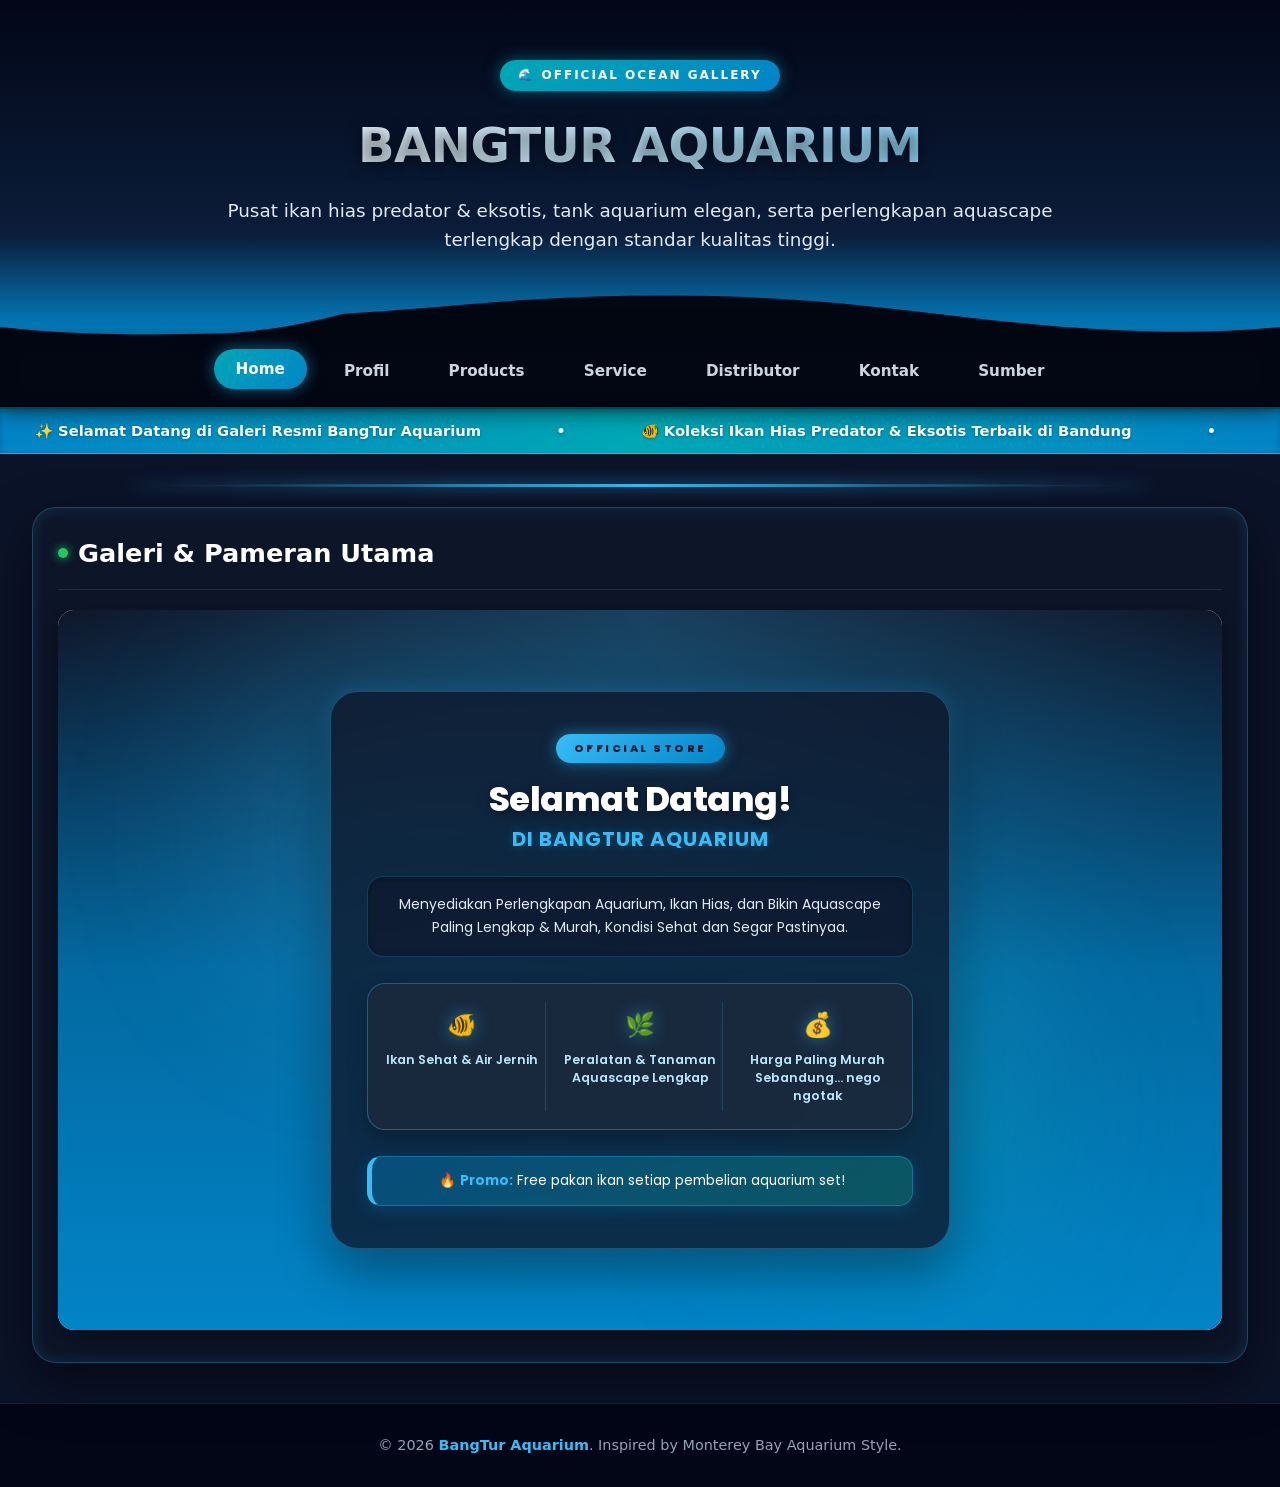
<file: index.html>
<!DOCTYPE html>
<html lang="id">
<head>
    <meta charset="UTF-8">
    <meta name="viewport" content="width=device-width, initial-scale=1.0">
    <title>BANGTUR AQUARIUM - Monterey Ocean Style</title>
    
    <!-- Link CSS Terbaru -->
    <link rel="stylesheet" href="style.css">
</head>
<body>

    <!-- HEADER DEKORATIF BERANIMASI GELEMBUNG -->
    <header>
        <div class="bubble-container">
            <div class="bubble"></div>
            <div class="bubble"></div>
            <div class="bubble"></div>
            <div class="bubble"></div>
            <div class="bubble"></div>
        </div>

        <div class="header-content">
            <span class="header-badge">🌊 Official Ocean Gallery</span>
            <h1>BANGTUR AQUARIUM</h1>
            <p>Pusat ikan hias predator & eksotis, tank aquarium elegan, serta perlengkapan aquascape terlengkap dengan standar kualitas tinggi.</p>
        </div>

        <!-- Wave Divider -->
        <div class="wave-divider">
            <svg viewBox="0 0 1200 120" preserveAspectRatio="none">
                <path d="M321.39,56.44c58-10.79,114.16-30.13,172-41.86,82.39-16.72,168.19-17.73,250.45-.39C823.78,31,906.67,72,985.66,92.83c70.05,18.48,146.53,26.09,214.34,3V120H0V95.8C59.71,118.08,130.83,121.6,200,115.8,241.1,112.35,281.33,90.9,321.39,56.44Z" fill="#030712"></path>
            </svg>
        </div>
    </header>

    <!-- MENU NAVIGASI MELAYANG (Ditambahkan Tombol Sumber) -->
    <nav>
        <a href="Home.html" target="konten" class="active">Home</a>
        <a href="Profil.html" target="konten">Profil</a>
        <a href="Products.html" target="konten">Products</a>
        <a href="Service.html" target="konten">Service</a>
        <a href="Distributor.html" target="konten">Distributor</a>
        <a href="Kontak.html" target="konten">Kontak</a>
        <a href="Sumber.html" target="konten">Sumber</a>
    </nav>

    <!-- BANNER TEKS BERJALAN DINAMIS (TICKER) -->
    <div class="ocean-ticker-bar">
        <div class="ticker-content">
            <span>✨ Selamat Datang di Galeri Resmi BangTur Aquarium</span>
            <span>•</span>
            <span>🐠 Koleksi Ikan Hias Predator & Eksotis Terbaik di Bandung</span>
            <span>•</span>
            <span>🌿 Solusi Pembuatan Aquascape Profesional & Elegan</span>
            <span>•</span>
            <span>🛡️ Kualitas Air Terjaga & Pelayanan Ramah</span>
            <span>•</span>
            <span>✨ Selamat Datang di Galeri Resmi BangTur Aquarium</span>
            <span>•</span>
            <span>🐠 Koleksi Ikan Hias Predator & Eksotis Terbaik di Bandung</span>
        </div>
    </div>

    <!-- Garis Cahaya Hiasan Estetik -->
    <div class="ocean-glow-line"></div>

    <!-- KONTEN UTAMA DENGAN IFRAME -->
    <main>
        <div class="iframe-title-bar">
            <h2><span class="live-indicator"></span> Galeri & Pameran Utama</h2>
        </div>

        <iframe 
            src="Home.html" 
            name="konten" 
            title="Area Konten Website">
        </iframe>
    </main>

    <!-- FOOTER -->
    <footer>
        <p>&copy; 2026 <strong>BangTur Aquarium</strong>. Inspired by Monterey Bay Aquarium Style.</p>
    </footer>

</body>
</html>
</file>
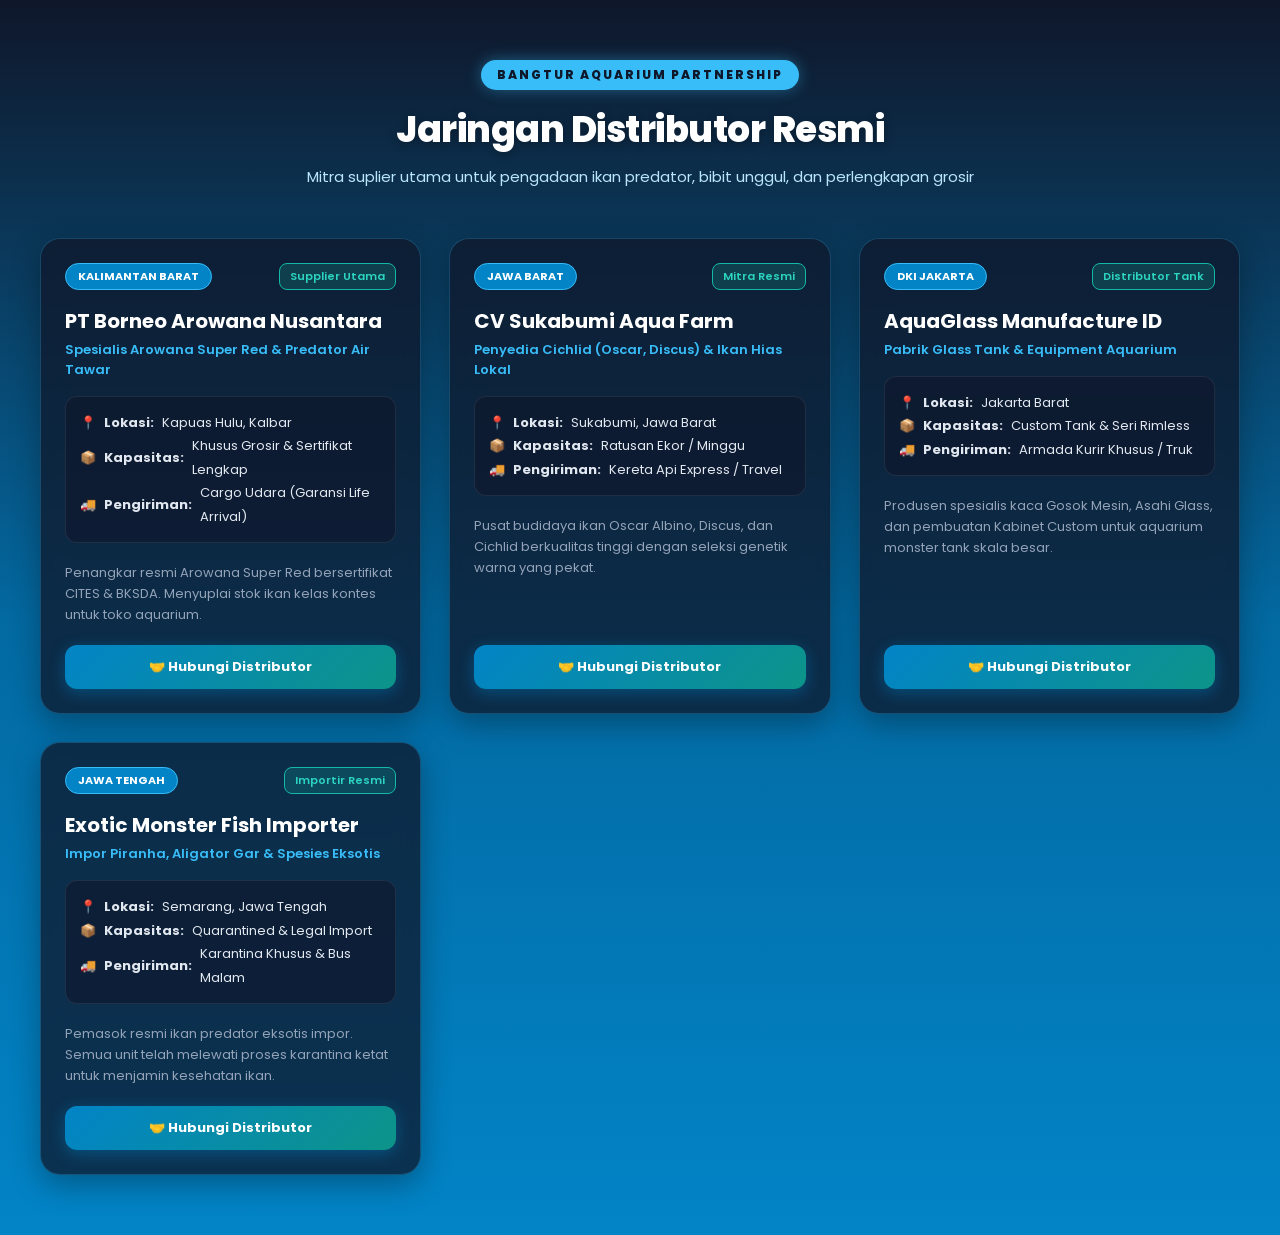
<file: Distributor.html>
<!DOCTYPE html>
<html lang="id">
<head>
    <meta charset="UTF-8">
    <meta name="viewport" content="width=device-width, initial-scale=1.0">
    <title>Jaringan Distributor - BangTur Aquarium</title>
    <link href="https://fonts.googleapis.com/css2?family=Poppins:wght@400;500;600;700;800&display=swap" rel="stylesheet">
    
    <style>
        * {
            box-sizing: border-box;
            margin: 0;
            padding: 0;
        }

        body {
            /* Background Tema Biru Kedalaman Air / Ocean Deep */
            background: linear-gradient(180deg, #0f172a 0%, #0369a1 50%, #0284c7 100%);
            font-family: 'Poppins', sans-serif;
            padding: 60px 20px;
            color: #f8fafc;
            min-height: 100vh;
        }

        /* Header Styling */
        .header-container {
            text-align: center;
            margin-bottom: 50px;
        }

        .tag-headline {
            display: inline-block;
            background-color: #38bdf8;
            color: #0f172a;
            font-size: 12px;
            font-weight: 800;
            letter-spacing: 2px;
            text-transform: uppercase;
            padding: 6px 16px;
            border-radius: 30px;
            margin-bottom: 12px;
            box-shadow: 0 0 15px rgba(56, 189, 248, 0.4);
        }

        .judul-halaman {
            color: #ffffff;
            font-size: 36px;
            font-weight: 800;
            letter-spacing: -0.5px;
            text-shadow: 0 2px 10px rgba(0, 0, 0, 0.3);
        }

        .sub-halaman {
            color: #bae6fd;
            font-size: 15px;
            margin-top: 8px;
        }

        /* Grid Layout */
        .distributor-container {
            display: grid;
            grid-template-columns: repeat(auto-fit, minmax(320px, 1fr));
            gap: 28px;
            max-width: 1200px;
            margin: auto;
        }

        /* Card Desain Distributor (Glassmorphism & Ocean Theme) */
        .distributor-card {
            background: rgba(15, 23, 42, 0.75);
            backdrop-filter: blur(12px);
            border-radius: 20px;
            padding: 24px;
            box-shadow: 0 10px 30px rgba(0, 0, 0, 0.3);
            border: 1px solid rgba(56, 189, 248, 0.25);
            display: flex;
            flex-direction: column;
            position: relative;
            transition: all 0.3s cubic-bezier(0.4, 0, 0.2, 1);
        }

        .distributor-card:hover {
            transform: translateY(-8px);
            box-shadow: 0 20px 35px rgba(14, 165, 233, 0.35);
            border-color: #38bdf8;
        }

        /* Header Card & Badge */
        .distributor-header {
            display: flex;
            justify-content: space-between;
            align-items: center;
            margin-bottom: 16px;
        }

        .badge-region {
            background-color: #0284c7;
            color: #ffffff;
            border: 1px solid #38bdf8;
            font-size: 11px;
            font-weight: 700;
            padding: 4px 12px;
            border-radius: 20px;
            text-transform: uppercase;
        }

        .badge-status {
            background-color: rgba(20, 184, 166, 0.2);
            color: #2dd4bf;
            border: 1px solid #14b8a6;
            font-size: 11px;
            font-weight: 600;
            padding: 4px 10px;
            border-radius: 8px;
        }

        /* Typography & Info Distributor */
        .distributor-card h3 {
            color: #ffffff;
            font-size: 20px;
            font-weight: 700;
            margin-bottom: 4px;
        }

        .specialty {
            color: #38bdf8;
            font-weight: 600;
            font-size: 13px;
            margin-bottom: 16px;
        }

        .info-list {
            list-style: none;
            background-color: rgba(15, 23, 42, 0.6);
            border: 1px solid rgba(255, 255, 255, 0.08);
            padding: 14px;
            border-radius: 12px;
            margin-bottom: 20px;
            font-size: 13px;
            color: #e2e8f0;
            line-height: 1.8;
        }

        .info-list li {
            display: flex;
            align-items: center;
            gap: 8px;
        }

        .description {
            color: #94a3b8;
            font-size: 13px;
            line-height: 1.6;
            margin-bottom: 20px;
            flex-grow: 1;
        }

        /* Tombol Kontak Tema Aquarium */
        .btn-contact {
            background: linear-gradient(135deg, #0284c7, #0d9488);
            color: #ffffff;
            border: none;
            padding: 12px 18px;
            border-radius: 12px;
            font-weight: 700;
            cursor: pointer;
            font-size: 13px;
            transition: all 0.25s ease;
            text-align: center;
            text-decoration: none;
            display: block;
            box-shadow: 0 4px 15px rgba(2, 132, 199, 0.4);
        }

        .btn-contact:hover {
            background: linear-gradient(135deg, #38bdf8, #14b8a6);
            color: #0f172a;
            box-shadow: 0 6px 20px rgba(56, 189, 248, 0.6);
        }

        .btn-contact:active {
            transform: scale(0.97);
        }
    </style>
</head>
<body>

<div class="header-container">
    <span class="tag-headline">BangTur Aquarium Partnership</span>
    <h1 class="judul-halaman">Jaringan Distributor Resmi</h1>
    <p class="sub-halaman">Mitra suplier utama untuk pengadaan ikan predator, bibit unggul, dan perlengkapan grosir</p>
</div>

<div class="distributor-container">

    <!-- Distributor 1 -->
    <div class="distributor-card">
        <div class="distributor-header">
            <span class="badge-region">Kalimantan Barat</span>
            <span class="badge-status">Supplier Utama</span>
        </div>
        <h3>PT Borneo Arowana Nusantara</h3>
        <p class="specialty">Spesialis Arowana Super Red & Predator Air Tawar</p>
        <ul class="info-list">
            <li>📍 <strong>Lokasi:</strong> Kapuas Hulu, Kalbar</li>
            <li>📦 <strong>Kapasitas:</strong> Khusus Grosir & Sertifikat Lengkap</li>
            <li>🚚 <strong>Pengiriman:</strong> Cargo Udara (Garansi Life Arrival)</li>
        </ul>
        <p class="description">Penangkar resmi Arowana Super Red bersertifikat CITES & BKSDA. Menyuplai stok ikan kelas kontes untuk toko aquarium.</p>
        <a href="#" class="btn-contact">🤝 Hubungi Distributor</a>
    </div>

    <!-- Distributor 2 -->
    <div class="distributor-card">
        <div class="distributor-header">
            <span class="badge-region">Jawa Barat</span>
            <span class="badge-status">Mitra Resmi</span>
        </div>
        <h3>CV Sukabumi Aqua Farm</h3>
        <p class="specialty">Penyedia Cichlid (Oscar, Discus) & Ikan Hias Lokal</p>
        <ul class="info-list">
            <li>📍 <strong>Lokasi:</strong> Sukabumi, Jawa Barat</li>
            <li>📦 <strong>Kapasitas:</strong> Ratusan Ekor / Minggu</li>
            <li>🚚 <strong>Pengiriman:</strong> Kereta Api Express / Travel</li>
        </ul>
        <p class="description">Pusat budidaya ikan Oscar Albino, Discus, dan Cichlid berkualitas tinggi dengan seleksi genetik warna yang pekat.</p>
        <a href="#" class="btn-contact">🤝 Hubungi Distributor</a>
    </div>

    <!-- Distributor 3 -->
    <div class="distributor-card">
        <div class="distributor-header">
            <span class="badge-region">DKI Jakarta</span>
            <span class="badge-status">Distributor Tank</span>
        </div>
        <h3>AquaGlass Manufacture ID</h3>
        <p class="specialty">Pabrik Glass Tank & Equipment Aquarium</p>
        <ul class="info-list">
            <li>📍 <strong>Lokasi:</strong> Jakarta Barat</li>
            <li>📦 <strong>Kapasitas:</strong> Custom Tank & Seri Rimless</li>
            <li>🚚 <strong>Pengiriman:</strong> Armada Kurir Khusus / Truk</li>
        </ul>
        <p class="description">Produsen spesialis kaca Gosok Mesin, Asahi Glass, dan pembuatan Kabinet Custom untuk aquarium monster tank skala besar.</p>
        <a href="#" class="btn-contact">🤝 Hubungi Distributor</a>
    </div>

    <!-- Distributor 4 -->
    <div class="distributor-card">
        <div class="distributor-header">
            <span class="badge-region">Jawa Tengah</span>
            <span class="badge-status">Importir Resmi</span>
        </div>
        <h3>Exotic Monster Fish Importer</h3>
        <p class="specialty">Impor Piranha, Aligator Gar & Spesies Eksotis</p>
        <ul class="info-list">
            <li>📍 <strong>Lokasi:</strong> Semarang, Jawa Tengah</li>
            <li>📦 <strong>Kapasitas:</strong> Quarantined & Legal Import</li>
            <li>🚚 <strong>Pengiriman:</strong> Karantina Khusus & Bus Malam</li>
        </ul>
        <p class="description">Pemasok resmi ikan predator eksotis impor. Semua unit telah melewati proses karantina ketat untuk menjamin kesehatan ikan.</p>
        <a href="#" class="btn-contact">🤝 Hubungi Distributor</a>
    </div>

</div>

</body>
</html>
</file>
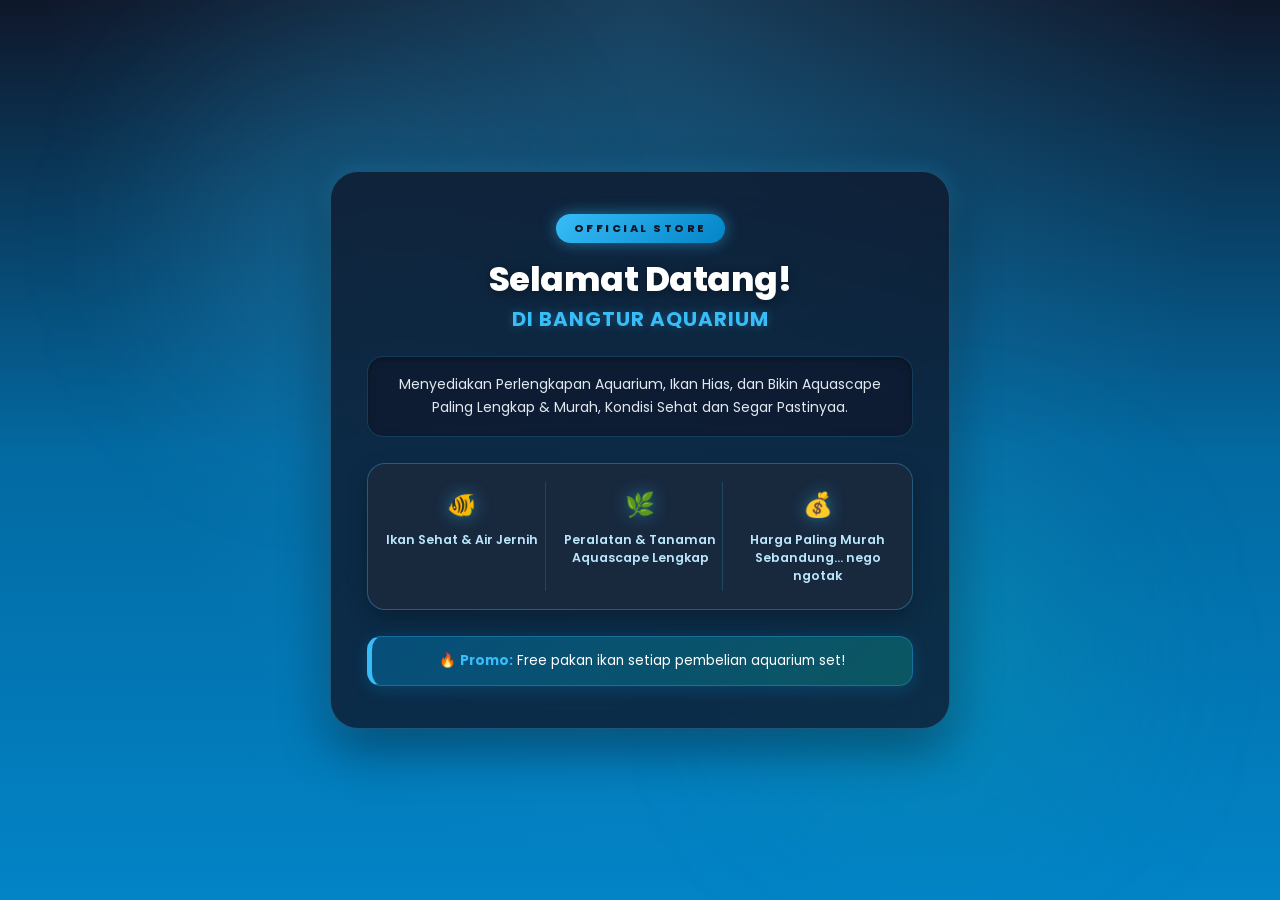
<file: Home.html>
<!DOCTYPE html>
<html lang="id">
<head>
    <meta charset="UTF-8">
    <meta name="viewport" content="width=device-width, initial-scale=1.0">
    <title>Selamat Datang - BangTur Aquarium</title>
    <link href="https://fonts.googleapis.com/css2?family=Poppins:wght@400;500;600;700;800&display=swap" rel="stylesheet">
    
    <style>
        * {
            box-sizing: border-box;
            margin: 0;
            padding: 0;
        }

        body {
            /* Background Tema Biru Kedalaman Air / Ocean Deep */
            background: linear-gradient(180deg, #0f172a 0%, #0369a1 50%, #0284c7 100%);
            font-family: 'Poppins', sans-serif;
            padding: 60px 20px;
            color: #f8fafc;
            min-height: 100vh;
            display: flex;
            justify-content: center;
            align-items: center;
            position: relative;
            overflow-x: hidden;
        }

        /* -------------------------------------------------------------
           Hiasan Visual Aquarium: Sinar Cahaya Air (Sunbeams) & Wave
           ------------------------------------------------------------- */
        .sunbeam {
            position: absolute;
            top: 0;
            left: 50%;
            transform: translateX(-50%);
            width: 100%;
            max-width: 1200px;
            height: 100%;
            background: radial-gradient(ellipse at top, rgba(56, 189, 248, 0.25) 0%, rgba(15, 23, 42, 0) 70%);
            pointer-events: none;
            z-index: 1;
        }

        /* Ambient glowing circles in background */
        .glow-orb {
            position: absolute;
            width: 300px;
            height: 300px;
            background: rgba(56, 189, 248, 0.15);
            filter: blur(90px);
            border-radius: 50%;
            pointer-events: none;
            z-index: 1;
        }
        .glow-orb-1 { top: 10%; left: 15%; }
        .glow-orb-2 { bottom: 10%; right: 15%; background: rgba(20, 184, 166, 0.2); }

        /* -------------------------------------------------------------
           Hiasan Animasi Gelembung Udara Melayang (Floating Bubbles)
           ------------------------------------------------------------- */
        .bubbles-container {
            position: absolute;
            top: 0;
            left: 0;
            width: 100%;
            height: 100%;
            overflow: hidden;
            pointer-events: none;
            z-index: 1;
        }

        .bubble {
            position: absolute;
            bottom: -50px;
            background: rgba(255, 255, 255, 0.15);
            border: 1px solid rgba(255, 255, 255, 0.4);
            box-shadow: inset 0 0 10px rgba(255, 255, 255, 0.5);
            border-radius: 50%;
            animation: rise 12s infinite ease-in;
        }

        .bubble:nth-child(1) { left: 10%; width: 30px; height: 30px; animation-duration: 10s; animation-delay: 0s; }
        .bubble:nth-child(2) { left: 25%; width: 18px; height: 18px; animation-duration: 14s; animation-delay: 2s; }
        .bubble:nth-child(3) { left: 40%; width: 40px; height: 40px; animation-duration: 9s;  animation-delay: 4s; }
        .bubble:nth-child(4) { left: 60%; width: 22px; height: 22px; animation-duration: 11s; animation-delay: 1s; }
        .bubble:nth-child(5) { left: 75%; width: 35px; height: 35px; animation-duration: 13s; animation-delay: 3s; }
        .bubble:nth-child(6) { left: 90%; width: 15px; height: 15px; animation-duration: 8s;  animation-delay: 5s; }

        @keyframes rise {
            0% {
                transform: translateY(0) scale(1) translateX(0);
                opacity: 0.2;
            }
            50% {
                transform: translateY(-50vh) scale(1.1) translateX(15px);
                opacity: 0.8;
            }
            100% {
                transform: translateY(-110vh) scale(0.9) translateX(-15px);
                opacity: 0;
            }
        }

        /* -------------------------------------------------------------
           Kotak Utama (Glassmorphism & Ocean Theme)
           ------------------------------------------------------------- */
        .kotak {
            background: rgba(15, 23, 42, 0.78);
            backdrop-filter: blur(16px);
            -webkit-backdrop-filter: blur(16px);
            width: 100%;
            max-width: 620px;
            margin: auto;
            padding: 42px 36px;
            border-radius: 28px;
            box-shadow: 0 20px 50px rgba(0, 0, 0, 0.4), 
                        0 0 25px rgba(56, 189, 248, 0.25);
            border: 1px solid rgba(56, 189, 248, 0.3);
            text-align: center;
            position: relative;
            z-index: 10;
            transition: transform 0.4s cubic-bezier(0.175, 0.885, 0.32, 1.275), box-shadow 0.4s ease;
        }

        .kotak:hover {
            transform: translateY(-6px);
            box-shadow: 0 25px 60px rgba(0, 0, 0, 0.5), 
                        0 0 35px rgba(56, 189, 248, 0.4);
            border-color: rgba(56, 189, 248, 0.6);
        }

        /* Header Tagline & Headline */
        .tag-headline {
            display: inline-block;
            background: linear-gradient(135deg, #38bdf8, #0284c7);
            color: #0f172a;
            font-size: 11px;
            font-weight: 800;
            letter-spacing: 2.5px;
            text-transform: uppercase;
            padding: 6px 18px;
            border-radius: 30px;
            margin-bottom: 16px;
            box-shadow: 0 0 15px rgba(56, 189, 248, 0.5);
        }

        .judul {
            color: #ffffff;
            font-size: 34px;
            font-weight: 800;
            letter-spacing: -0.5px;
            line-height: 1.2;
            text-shadow: 0 2px 12px rgba(0, 0, 0, 0.4);
        }

        .sub-judul {
            color: #38bdf8;
            font-size: 20px;
            font-weight: 700;
            margin-top: 4px;
            margin-bottom: 22px;
            letter-spacing: 1px;
            text-shadow: 0 0 10px rgba(56, 189, 248, 0.3);
        }

        /* Deskripsi Atas */
        .deskripsi-top {
            color: #e2e8f0;
            font-size: 14px;
            background: rgba(15, 23, 42, 0.6);
            border: 1px solid rgba(56, 189, 248, 0.2);
            padding: 16px 20px;
            border-radius: 16px;
            margin-bottom: 26px;
            line-height: 1.7;
            box-shadow: inset 0 2px 8px rgba(0, 0, 0, 0.3);
        }

        /* -------------------------------------------------------------
           3 Poin Fitur Unggulan (3 Kolom Card)
           ------------------------------------------------------------- */
        .fitur-wrapper {
            display: flex;
            justify-content: space-between;
            gap: 12px;
            background: rgba(30, 41, 59, 0.7);
            border: 1.5px solid rgba(56, 189, 248, 0.35);
            border-radius: 18px;
            padding: 18px 12px;
            margin-bottom: 26px;
            box-shadow: 0 8px 20px rgba(0, 0, 0, 0.25);
        }

        .fitur-item {
            flex: 1;
            padding: 6px;
            font-size: 12.5px;
            font-weight: 600;
            color: #bae6fd;
            line-height: 1.45;
            transition: transform 0.3s ease;
        }

        .fitur-item:hover {
            transform: translateY(-3px);
            color: #ffffff;
        }

        /* Pembatas garis vertikal halus antar poin */
        .fitur-item:not(:last-child) {
            border-right: 1px solid rgba(56, 189, 248, 0.2);
        }

        .fitur-item span {
            display: block;
            font-size: 24px;
            margin-bottom: 8px;
            filter: drop-shadow(0 0 8px rgba(56, 189, 248, 0.5));
        }

        /* -------------------------------------------------------------
           Kotak Promo Bergelombang & Berpendar (Glowing Promo)
           ------------------------------------------------------------- */
        .promo {
            color: #ffffff;
            font-size: 13.5px;
            background: linear-gradient(135deg, rgba(2, 132, 199, 0.4), rgba(13, 148, 136, 0.4));
            padding: 14px 18px;
            border-radius: 14px;
            border-left: 5px solid #38bdf8;
            border-top: 1px solid rgba(56, 189, 248, 0.3);
            border-right: 1px solid rgba(56, 189, 248, 0.3);
            border-bottom: 1px solid rgba(56, 189, 248, 0.3);
            text-align: center;
            box-shadow: 0 4px 15px rgba(2, 132, 199, 0.25);
            animation: pulse-glow 3s infinite alternate;
        }

        .promo strong {
            color: #38bdf8;
            font-weight: 700;
        }

        @keyframes pulse-glow {
            0% {
                box-shadow: 0 4px 15px rgba(2, 132, 199, 0.25);
                border-left-color: #38bdf8;
            }
            100% {
                box-shadow: 0 6px 22px rgba(56, 189, 248, 0.5);
                border-left-color: #2dd4bf;
            }
        }

        /* Responsive Mobile Adjustment */
        @media (max-width: 520px) {
            .kotak {
                padding: 30px 20px;
            }
            .judul {
                font-size: 26px;
            }
            .sub-judul {
                font-size: 17px;
            }
            .fitur-wrapper {
                flex-direction: column;
                gap: 16px;
            }
            .fitur-item:not(:last-child) {
                border-right: none;
                border-bottom: 1px solid rgba(56, 189, 248, 0.2);
                padding-bottom: 12px;
            }
        }
    </style>
</head>
<body>

<!-- Ambient Ocean Effects -->
<div class="sunbeam"></div>
<div class="glow-orb glow-orb-1"></div>
<div class="glow-orb glow-orb-2"></div>

<!-- Animasi Gelembung Melayang -->
<div class="bubbles-container">
    <div class="bubble"></div>
    <div class="bubble"></div>
    <div class="bubble"></div>
    <div class="bubble"></div>
    <div class="bubble"></div>
    <div class="bubble"></div>
</div>

<!-- Main Container -->
<div class="kotak">

    <span class="tag-headline">Official Store</span>

    <h1 class="judul">Selamat Datang!</h1>
    <h2 class="sub-judul">DI BANGTUR AQUARIUM</h2>

    <p class="deskripsi-top">
        Menyediakan Perlengkapan Aquarium, Ikan Hias, dan Bikin Aquascape Paling Lengkap & Murah, Kondisi Sehat dan Segar Pastinyaa.
    </p>

    <!-- 3 Poin disatukan ke dalam 1 box 3 kolom -->
    <div class="fitur-wrapper">
        <div class="fitur-item">
            <span>🐠</span>
            Ikan Sehat & Air Jernih
        </div>
        <div class="fitur-item">
            <span>🌿</span>
            Peralatan & Tanaman Aquascape Lengkap
        </div>
        <div class="fitur-item">
            <span>💰</span>
            Harga Paling Murah Sebandung... nego ngotak
        </div>
    </div>

    <!-- Promo Banner -->
    <div class="promo">
        🔥 <strong>Promo:</strong> Free pakan ikan setiap pembelian aquarium set!
    </div>

</div>

</body>
</html>
</file>
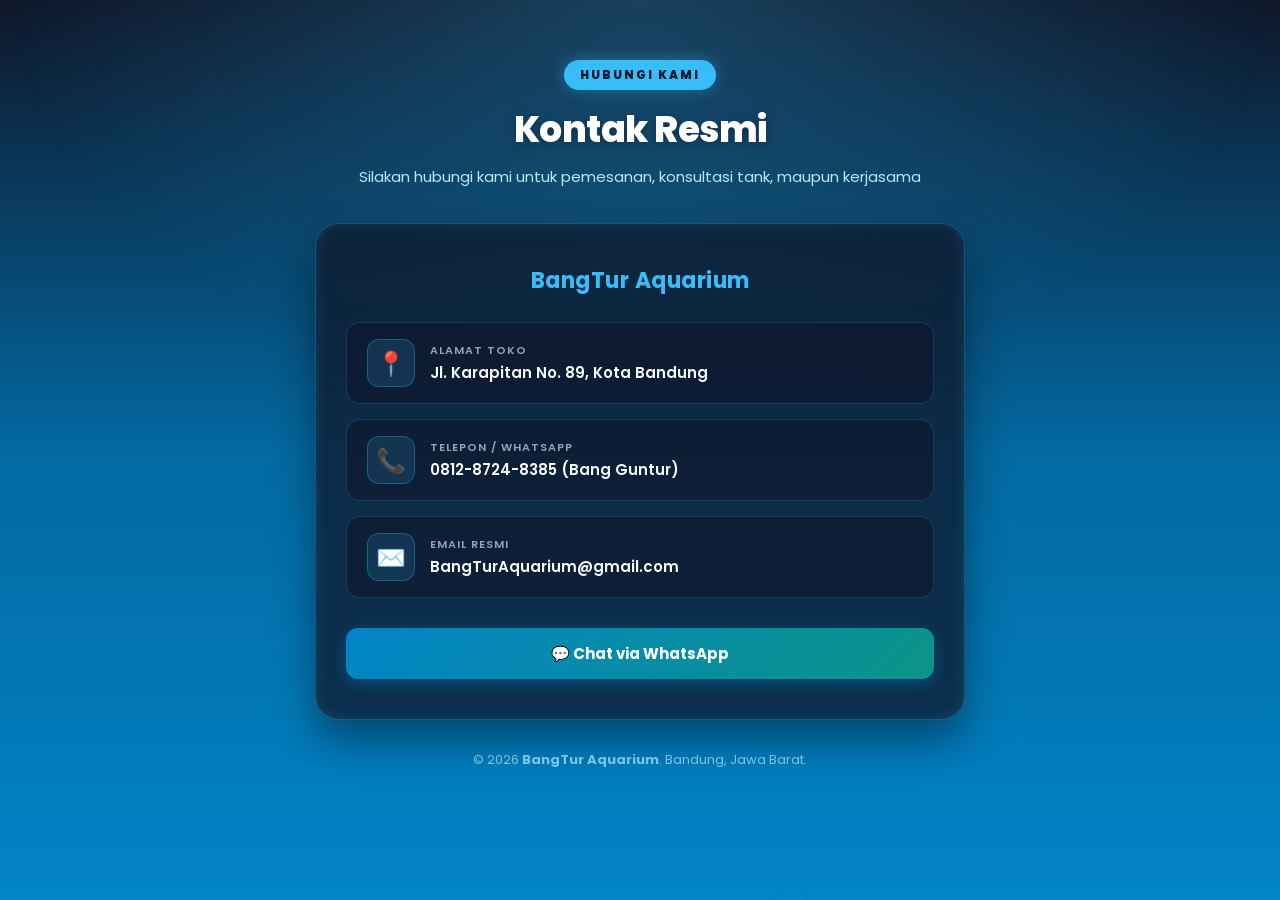
<file: Kontak.html>
<!DOCTYPE html>
<html lang="id">
<head>
    <meta charset="UTF-8">
    <meta name="viewport" content="width=device-width, initial-scale=1.0">
    <title>Kontak Kami - BangTur Aquarium</title>
    <link href="https://fonts.googleapis.com/css2?family=Poppins:wght@400;500;600;700;800&display=swap" rel="stylesheet">
    
    <style>
        * {
            box-sizing: border-box;
            margin: 0;
            padding: 0;
        }

        body {
            /* Background Tema Biru Kedalaman Air / Ocean Deep */
            background: linear-gradient(180deg, #0f172a 0%, #0369a1 50%, #0284c7 100%);
            font-family: 'Poppins', sans-serif;
            padding: 60px 20px;
            color: #f8fafc;
            min-height: 100vh;
            position: relative;
            overflow-x: hidden;
        }

        /* -------------------------------------------------------------
           Efek Hiasan Bawah Air & Gelembung
        ------------------------------------------------------------- */
        .sunbeam {
            position: fixed;
            top: 0;
            left: 50%;
            transform: translateX(-50%);
            width: 100%;
            height: 400px;
            background: radial-gradient(ellipse at top, rgba(56, 189, 248, 0.25) 0%, rgba(15, 23, 42, 0) 70%);
            pointer-events: none;
            z-index: 0;
        }

        .bubbles {
            position: fixed;
            top: 0;
            left: 0;
            width: 100%;
            height: 100%;
            pointer-events: none;
            z-index: 0;
            overflow: hidden;
        }

        .bubble {
            position: absolute;
            bottom: -50px;
            background: rgba(255, 255, 255, 0.15);
            border: 1px solid rgba(255, 255, 255, 0.3);
            border-radius: 50%;
            box-shadow: inset 0 0 8px rgba(255, 255, 255, 0.5), 0 0 10px rgba(56, 189, 248, 0.3);
            animation: rise 10s infinite ease-in;
        }

        .bubble:nth-child(1) { width: 40px; height: 40px; left: 10%; animation-duration: 8s; animation-delay: 0s; }
        .bubble:nth-child(2) { width: 20px; height: 20px; left: 25%; animation-duration: 12s; animation-delay: 2s; }
        .bubble:nth-child(3) { width: 50px; height: 50px; left: 60%; animation-duration: 10s; animation-delay: 1s; }
        .bubble:nth-child(4) { width: 15px; height: 15px; left: 75%; animation-duration: 7s; animation-delay: 3s; }
        .bubble:nth-child(5) { width: 30px; height: 30px; left: 90%; animation-duration: 11s; animation-delay: 1.5s; }

        @keyframes rise {
            0% { transform: translateY(0) scale(0.8); opacity: 0; }
            20% { opacity: 0.8; }
            100% { transform: translateY(-120vh) scale(1.2); opacity: 0; }
        }

        /* -------------------------------------------------------------
           Container & Header
        ------------------------------------------------------------- */
        .container {
            max-width: 650px;
            margin: auto;
            position: relative;
            z-index: 1;
        }

        .header-container {
            text-align: center;
            margin-bottom: 35px;
        }

        .tag-headline {
            display: inline-block;
            background-color: #38bdf8;
            color: #0f172a;
            font-size: 12px;
            font-weight: 800;
            letter-spacing: 2px;
            text-transform: uppercase;
            padding: 6px 16px;
            border-radius: 30px;
            margin-bottom: 12px;
            box-shadow: 0 0 15px rgba(56, 189, 248, 0.4);
        }

        .judul-halaman {
            color: #ffffff;
            font-size: 36px;
            font-weight: 800;
            letter-spacing: -0.5px;
            text-shadow: 0 2px 10px rgba(0, 0, 0, 0.3);
        }

        .sub-halaman {
            color: #bae6fd;
            font-size: 15px;
            margin-top: 8px;
        }

        /* -------------------------------------------------------------
           Kartu Kontak Glassmorphism
        ------------------------------------------------------------- */
        .kotak-kontak {
            background: rgba(15, 23, 42, 0.75);
            backdrop-filter: blur(16px);
            -webkit-backdrop-filter: blur(16px);
            border-radius: 24px;
            padding: 40px 30px;
            box-shadow: 0 20px 40px rgba(0, 0, 0, 0.4), inset 0 0 15px rgba(56, 189, 248, 0.15);
            border: 1.5px solid rgba(56, 189, 248, 0.3);
            text-align: center;
        }

        .sub-judul-toko {
            color: #38bdf8;
            font-size: 22px;
            font-weight: 700;
            margin-bottom: 25px;
            letter-spacing: 0.5px;
        }

        /* Item Info Kontak */
        .info-item {
            background: rgba(15, 23, 42, 0.6);
            border: 1px solid rgba(56, 189, 248, 0.2);
            padding: 16px 20px;
            border-radius: 14px;
            margin-bottom: 15px;
            text-align: left;
            display: flex;
            align-items: center;
            gap: 15px;
            transition: all 0.3s ease;
        }

        .info-item:hover {
            border-color: #38bdf8;
            transform: translateX(5px);
            background: rgba(15, 23, 42, 0.85);
            box-shadow: 0 5px 15px rgba(56, 189, 248, 0.2);
        }

        .info-icon {
            font-size: 24px;
            background: rgba(56, 189, 248, 0.15);
            width: 48px;
            height: 48px;
            display: flex;
            align-items: center;
            justify-content: center;
            border-radius: 12px;
            border: 1px solid rgba(56, 189, 248, 0.3);
            flex-shrink: 0;
        }

        .info-text {
            display: flex;
            flex-direction: column;
        }

        .info-label {
            color: #94a3b8;
            font-size: 11px;
            font-weight: 600;
            text-transform: uppercase;
            letter-spacing: 1px;
        }

        .info-value {
            color: #f8fafc;
            font-size: 15px;
            font-weight: 600;
            margin-top: 2px;
            word-break: break-word;
        }

        /* Tombol Aksi Kontak */
        .btn-wa {
            display: inline-flex;
            align-items: center;
            justify-content: center;
            gap: 10px;
            width: 100%;
            background: linear-gradient(135deg, #0284c7, #0d9488);
            color: #ffffff;
            border: none;
            padding: 14px;
            border-radius: 12px;
            font-weight: 700;
            font-size: 15px;
            cursor: pointer;
            text-decoration: none;
            margin-top: 15px;
            transition: all 0.3s ease;
            box-shadow: 0 4px 15px rgba(2, 132, 199, 0.4);
        }

        .btn-wa:hover {
            background: linear-gradient(135deg, #38bdf8, #14b8a6);
            color: #0f172a;
            box-shadow: 0 6px 20px rgba(56, 189, 248, 0.6);
            transform: translateY(-2px);
        }

        .footer-copyright {
            margin-top: 30px;
            color: #7dd3fc;
            font-size: 13px;
            text-align: center;
        }
    </style>
</head>
<body>

<div class="sunbeam"></div>

<div class="bubbles">
    <div class="bubble"></div>
    <div class="bubble"></div>
    <div class="bubble"></div>
    <div class="bubble"></div>
    <div class="bubble"></div>
</div>

<div class="container">

    <div class="header-container">
        <span class="tag-headline">Hubungi Kami</span>
        <h1 class="judul-halaman">Kontak Resmi</h1>
        <p class="sub-halaman">Silakan hubungi kami untuk pemesanan, konsultasi tank, maupun kerjasama</p>
    </div>

    <div class="kotak-kontak">

        <h2 class="sub-judul-toko">BangTur Aquarium</h2>

        <!-- Alamat -->
        <div class="info-item">
            <div class="info-icon">📍</div>
            <div class="info-text">
                <span class="info-label">Alamat Toko</span>
                <span class="info-value">Jl. Karapitan No. 89, Kota Bandung</span>
            </div>
        </div>

        <!-- Telepon -->
        <div class="info-item">
            <div class="info-icon">📞</div>
            <div class="info-text">
                <span class="info-label">Telepon / WhatsApp</span>
                <span class="info-value">0812-8724-8385 (Bang Guntur)</span>
            </div>
        </div>

        <!-- Email -->
        <div class="info-item">
            <div class="info-icon">✉️</div>
            <div class="info-text">
                <span class="info-label">Email Resmi</span>
                <span class="info-value">BangTurAquarium@gmail.com</span>
            </div>
        </div>

        <!-- Tombol WhatsApp Langsung -->
        <a href="https://wa.me/6281287248385" target="_blank" class="btn-wa">
            💬 Chat via WhatsApp
        </a>

    </div>

    <div class="footer-copyright">
        &copy; 2026 <strong>BangTur Aquarium</strong>. Bandung, Jawa Barat.
    </div>

</div>

</body>
</html>
</file>
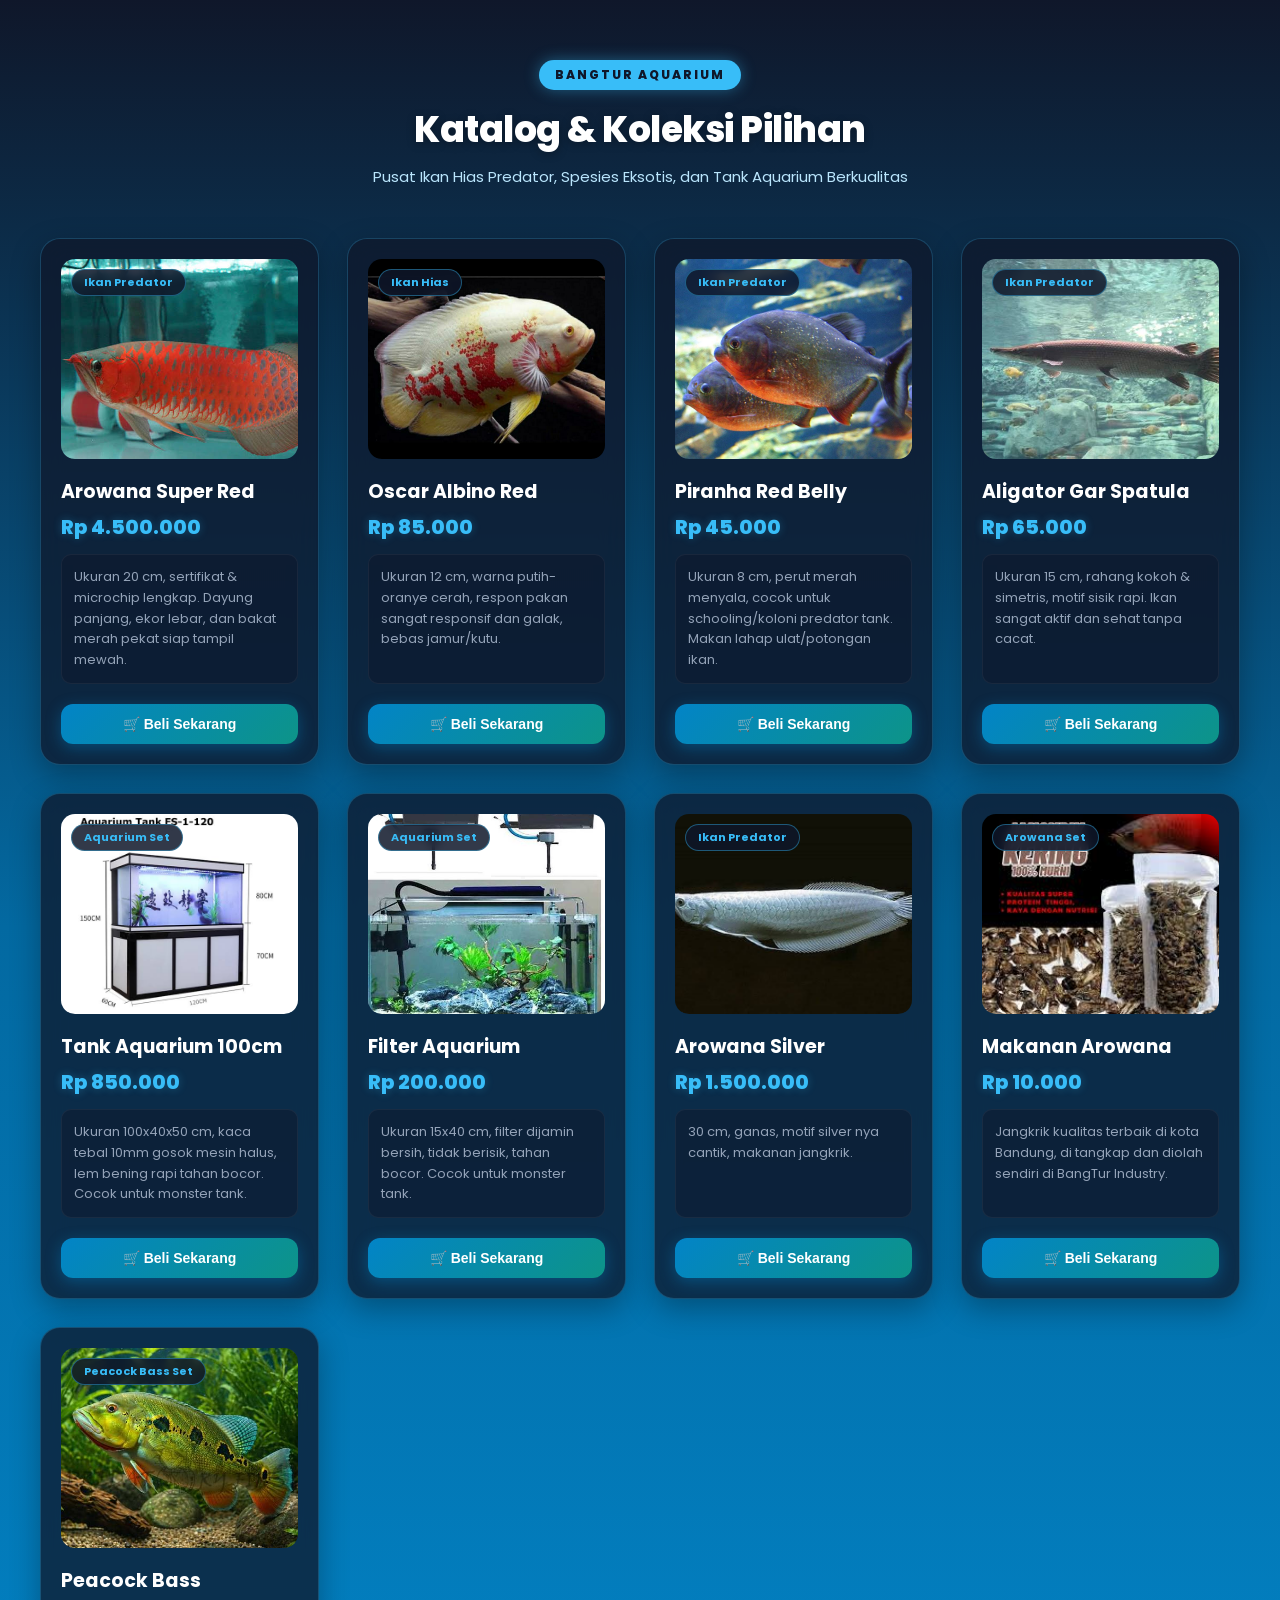
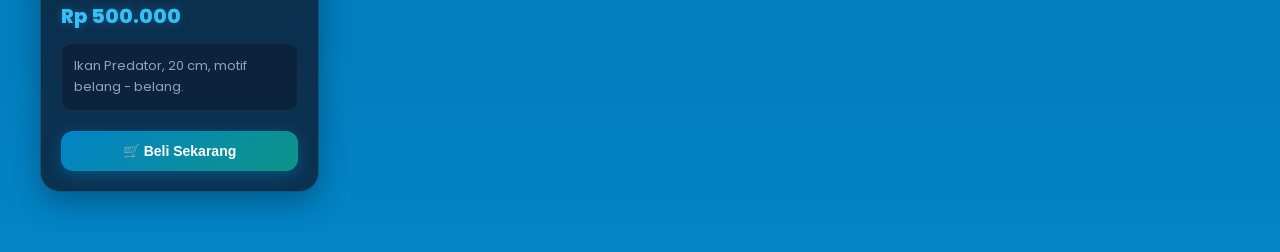
<file: Products.html>
<!DOCTYPE html>
<html lang="id">
<head>
    <meta charset="UTF-8">
    <meta name="viewport" content="width=device-width, initial-scale=1.0">
    <title>Katalog Produk - BangTur Aquarium</title>
    <link href="https://fonts.googleapis.com/css2?family=Poppins:wght@400;500;600;700;800&display=swap" rel="stylesheet">
    
    <style>
        * {
            box-sizing: border-box;
            margin: 0;
            padding: 0;
        }

        body {
            /* Background Tema Biru Kedalaman Air / Ocean Deep */
            background: linear-gradient(180deg, #0f172a 0%, #0369a1 50%, #0284c7 100%);
            font-family: 'Poppins', sans-serif;
            padding: 60px 20px;
            color: #f8fafc;
            min-height: 100vh;
        }

        /* Header Styling */
        .header-container {
            text-align: center;
            margin-bottom: 50px;
        }

        .tag-headline {
            display: inline-block;
            background-color: #38bdf8;
            color: #0f172a;
            font-size: 12px;
            font-weight: 800;
            letter-spacing: 2px;
            text-transform: uppercase;
            padding: 6px 16px;
            border-radius: 30px;
            margin-bottom: 12px;
            box-shadow: 0 0 15px rgba(56, 189, 248, 0.4);
        }

        .judul-halaman {
            color: #ffffff;
            font-size: 36px;
            font-weight: 800;
            letter-spacing: -0.5px;
            text-shadow: 0 2px 10px rgba(0, 0, 0, 0.3);
        }

        .sub-halaman {
            color: #bae6fd;
            font-size: 15px;
            margin-top: 8px;
        }

        /* Grid Layout */
        .product-container {
            display: grid;
            grid-template-columns: repeat(auto-fit, minmax(270px, 1fr));
            gap: 28px;
            max-width: 1200px;
            margin: auto;
        }

        /* Card Desain Modern Glassmorphism (Ocean Theme) */
        .product-card {
            background: rgba(15, 23, 42, 0.75);
            backdrop-filter: blur(12px);
            border-radius: 20px;
            padding: 20px;
            box-shadow: 0 10px 30px rgba(0, 0, 0, 0.3);
            border: 1px solid rgba(56, 189, 248, 0.25);
            display: flex;
            flex-direction: column;
            position: relative;
            transition: all 0.3s cubic-bezier(0.4, 0, 0.2, 1);
        }

        .product-card:hover {
            transform: translateY(-10px);
            box-shadow: 0 20px 35px rgba(14, 165, 233, 0.35);
            border-color: #38bdf8;
        }

        /* Badge Kategori */
        .category-badge {
            position: absolute;
            top: 30px;
            left: 30px;
            background: rgba(15, 23, 42, 0.85);
            border: 1px solid rgba(56, 189, 248, 0.4);
            backdrop-filter: blur(4px);
            color: #38bdf8;
            font-size: 11px;
            font-weight: 700;
            padding: 4px 12px;
            border-radius: 20px;
            z-index: 2;
        }

        /* Image Wrapper */
        .img-box {
            width: 100%;
            height: 200px;
            border-radius: 14px;
            overflow: hidden;
            margin-bottom: 18px;
            background-color: #0f172a;
            position: relative;
        }

        .product-card img {
            width: 100%;
            height: 100%;
            object-fit: cover;
            transition: transform 0.5s ease;
        }

        .product-card:hover img {
            transform: scale(1.08);
        }

        /* Typography & Info */
        .product-card h3 {
            color: #ffffff;
            font-size: 19px;
            font-weight: 700;
            margin-bottom: 6px;
        }

        .price {
            color: #38bdf8;
            font-weight: 800;
            font-size: 20px;
            margin-bottom: 12px;
            text-shadow: 0 0 8px rgba(56, 189, 248, 0.3);
        }

        .description {
            color: #94a3b8;
            font-size: 13px;
            line-height: 1.6;
            margin-bottom: 20px;
            flex-grow: 1;
            background-color: rgba(15, 23, 42, 0.5);
            padding: 12px;
            border-radius: 10px;
            border: 1px solid rgba(255, 255, 255, 0.05);
        }

        /* Action Button */
        .btn-buy {
            background: linear-gradient(135deg, #0284c7, #0d9488);
            color: #ffffff;
            border: none;
            padding: 12px 18px;
            border-radius: 12px;
            font-weight: 700;
            cursor: pointer;
            font-size: 14px;
            transition: all 0.25s ease;
            display: flex;
            align-items: center;
            justify-content: center;
            gap: 8px;
            box-shadow: 0 4px 15px rgba(2, 132, 199, 0.4);
        }

        .btn-buy:hover {
            background: linear-gradient(135deg, #38bdf8, #14b8a6);
            color: #0f172a;
            box-shadow: 0 6px 20px rgba(56, 189, 248, 0.6);
        }

        .btn-buy:active {
            transform: scale(0.97);
        }
    </style>
</head>
<body>

<div class="header-container">
    <span class="tag-headline">BangTur Aquarium</span>
    <h1 class="judul-halaman">Katalog & Koleksi Pilihan</h1>
    <p class="sub-halaman">Pusat Ikan Hias Predator, Spesies Eksotis, dan Tank Aquarium Berkualitas</p>
</div>

<div class="product-container">

    <!-- Produk 1: Arowana Super Red -->
    <div class="product-card">
        <span class="category-badge">Ikan Predator</span>
        <div class="img-box">
            <img src="img/arowana.jpg" alt="Arowana Super Red">
        </div>
        <h3>Arowana Super Red</h3>
        <p class="price">Rp 4.500.000</p>
        <p class="description">Ukuran 20 cm, sertifikat & microchip lengkap. Dayung panjang, ekor lebar, dan bakat merah pekat siap tampil mewah.</p>
        <button class="btn-buy">🛒 Beli Sekarang</button>
    </div>

    <!-- Produk 2: Oscar Albino -->
    <div class="product-card">
        <span class="category-badge">Ikan Hias</span>
        <div class="img-box">
            <img src="img/Oscar.jpg" alt="Oscar Albino Red">
        </div>
        <h3>Oscar Albino Red</h3>
        <p class="price">Rp 85.000</p>
        <p class="description">Ukuran 12 cm, warna putih-oranye cerah, respon pakan sangat responsif dan galak, bebas jamur/kutu.</p>
        <button class="btn-buy">🛒 Beli Sekarang</button>
    </div>

    <!-- Produk 3: Piranha Red Belly -->
    <div class="product-card">
        <span class="category-badge">Ikan Predator</span>
        <div class="img-box">
            <img src="img/piranha.jpg" alt="Piranha Red Belly">
        </div>
        <h3>Piranha Red Belly</h3>
        <p class="price">Rp 45.000</p>
        <p class="description">Ukuran 8 cm, perut merah menyala, cocok untuk schooling/koloni predator tank. Makan lahap ulat/potongan ikan.</p>
        <button class="btn-buy">🛒 Beli Sekarang</button>
    </div>

    <!-- Produk 4: Aligator Gar -->
    <div class="product-card">
        <span class="category-badge">Ikan Predator</span>
        <div class="img-box">
            <img src="img/aligator.jpg" alt="Aligator Gar">
        </div>
        <h3>Aligator Gar Spatula</h3>
        <p class="price">Rp 65.000</p>
        <p class="description">Ukuran 15 cm, rahang kokoh & simetris, motif sisik rapi. Ikan sangat aktif dan sehat tanpa cacat.</p>
        <button class="btn-buy">🛒 Beli Sekarang</button>
    </div>

    <!-- Produk 5: Tank Aquarium Custom -->
    <div class="product-card">
        <span class="category-badge">Aquarium Set</span>
        <div class="img-box">
            <img src="img/tank aquarium 1.jpg" alt="Tank Aquarium Premium">
        </div>
        <h3>Tank Aquarium 100cm</h3>
        <p class="price">Rp 850.000</p>
        <p class="description">Ukuran 100x40x50 cm, kaca tebal 10mm gosok mesin halus, lem bening rapi tahan bocor. Cocok untuk monster tank.</p>
        <button class="btn-buy">🛒 Beli Sekarang</button>
    </div>

    <!-- Produk 6: Filter Aquarium -->
    <div class="product-card">
        <span class="category-badge">Aquarium Set</span>
        <div class="img-box">
            <img src="img/filter aquarium.jpg" alt="Filter Aquarium Premium">
        </div>
        <h3>Filter Aquarium</h3>
        <p class="price">Rp 200.000</p>
        <p class="description">Ukuran 15x40 cm, filter dijamin bersih, tidak berisik, tahan bocor. Cocok untuk monster tank.</p>
        <button class="btn-buy">🛒 Beli Sekarang</button>
    </div>

    <!-- Produk 7: Arowana Silver -->
    <div class="product-card">
        <span class="category-badge">Ikan Predator</span>
        <div class="img-box">
            <img src="img/arowana silver.jpg" alt="Arowana Silver">
        </div>
        <h3>Arowana Silver</h3>
        <p class="price">Rp 1.500.000</p>
        <p class="description">30 cm, ganas, motif silver nya cantik, makanan jangkrik.</p>
        <button class="btn-buy">🛒 Beli Sekarang</button>
    </div>

    <!-- Produk 8: Makanan Arowana -->
    <div class="product-card">
        <span class="category-badge">Arowana Set</span>
        <div class="img-box">
            <img src="img/makanan arowana.jpg" alt="Makanan Arowana">
        </div>
        <h3>Makanan Arowana</h3>
        <p class="price">Rp 10.000</p>
        <p class="description">Jangkrik kualitas terbaik di kota Bandung, di tangkap dan diolah sendiri di BangTur Industry.</p>
        <button class="btn-buy">🛒 Beli Sekarang</button>
    </div>

<!-- Produk 9: Peacock Bass -->
    <div class="product-card">
        <span class="category-badge">Peacock Bass Set</span>
        <div class="img-box">
            <img src="img/pck.jpg" alt="Peacock Bass">
        </div>
        <h3>Peacock Bass</h3>
        <p class="price">Rp 500.000</p>
        <p class="description">Ikan Predator, 20 cm, motif belang - belang.</p>
        <button class="btn-buy">🛒 Beli Sekarang</button>
    </div>


</div>

</body>
</html>
</file>
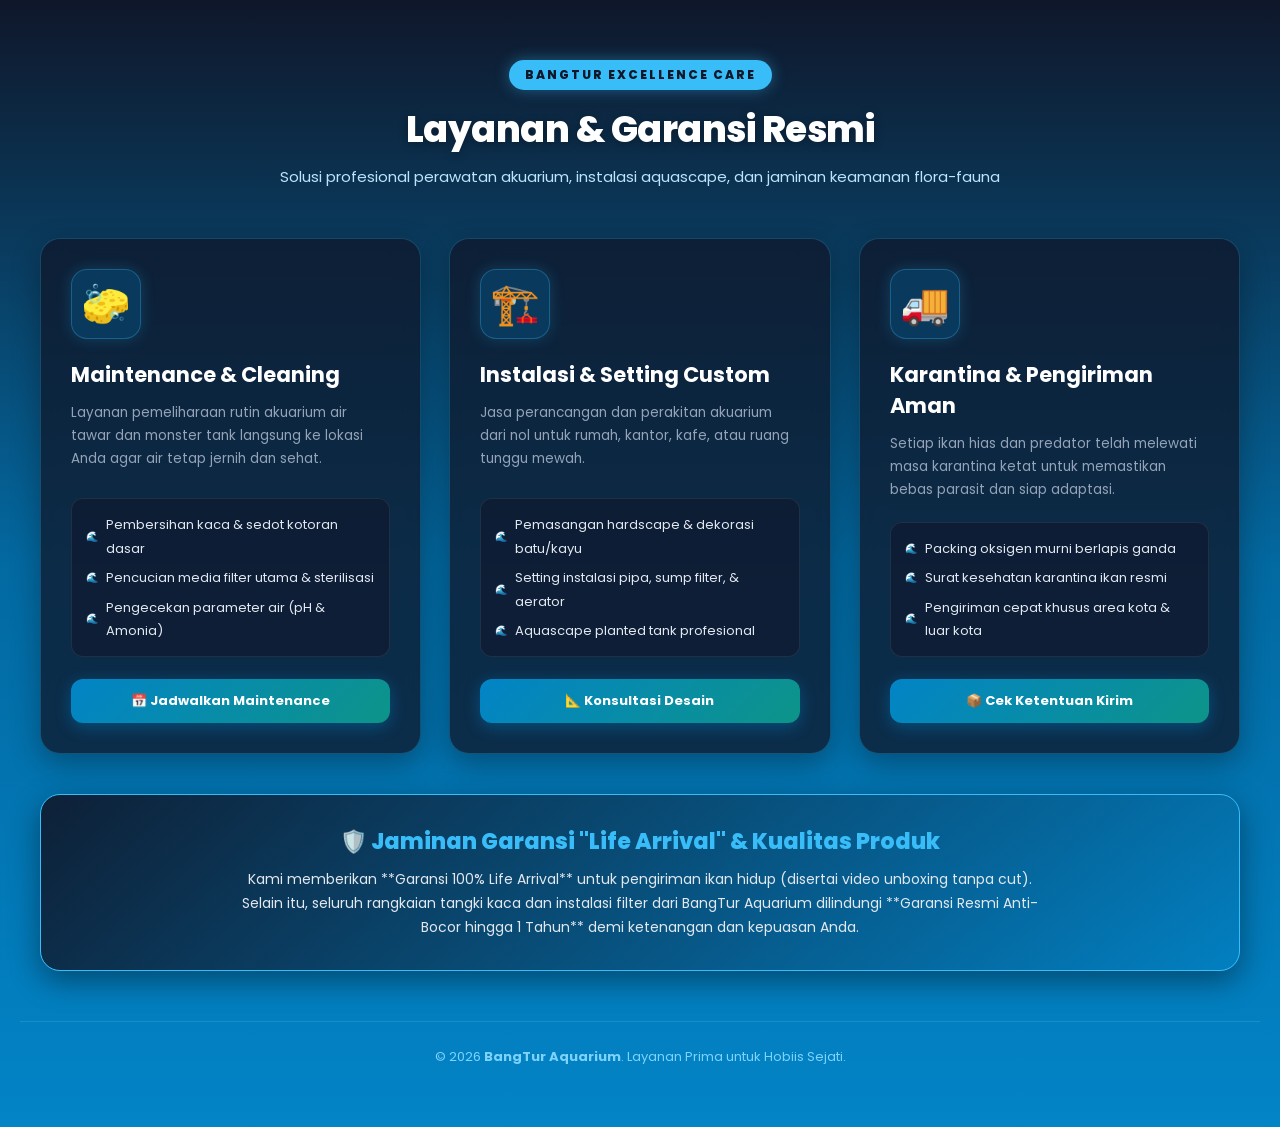
<file: Service.html>
<!DOCTYPE html>
<html lang="id">
<head>
    <meta charset="UTF-8">
    <meta name="viewport" content="width=device-width, initial-scale=1.0">
    <title>Layanan & Garansi - BangTur Aquarium</title>
    <link href="https://fonts.googleapis.com/css2?family=Poppins:wght@400;500;600;700;800&display=swap" rel="stylesheet">
    
    <style>
        * {
            box-sizing: border-box;
            margin: 0;
            padding: 0;
        }

        body {
            /* Background Tema Biru Kedalaman Air / Ocean Deep */
            background: linear-gradient(180deg, #0f172a 0%, #0369a1 50%, #0284c7 100%);
            font-family: 'Poppins', sans-serif;
            padding: 60px 20px;
            color: #f8fafc;
            min-height: 100vh;
        }

        /* Header Styling */
        .header-container {
            text-align: center;
            margin-bottom: 50px;
        }

        .tag-headline {
            display: inline-block;
            background-color: #38bdf8;
            color: #0f172a;
            font-size: 12px;
            font-weight: 800;
            letter-spacing: 2px;
            text-transform: uppercase;
            padding: 6px 16px;
            border-radius: 30px;
            margin-bottom: 12px;
            box-shadow: 0 0 15px rgba(56, 189, 248, 0.4);
        }

        .judul-halaman {
            color: #ffffff;
            font-size: 36px;
            font-weight: 800;
            letter-spacing: -0.5px;
            text-shadow: 0 2px 10px rgba(0, 0, 0, 0.3);
        }

        .sub-halaman {
            color: #bae6fd;
            font-size: 15px;
            margin-top: 8px;
        }

        /* Grid Layout */
        .service-container {
            display: grid;
            grid-template-columns: repeat(auto-fit, minmax(320px, 1fr));
            gap: 28px;
            max-width: 1200px;
            margin: auto;
        }

        /* Card Desain Layanan & Garansi (Glassmorphism) */
        .service-card {
            background: rgba(15, 23, 42, 0.75);
            backdrop-filter: blur(12px);
            border-radius: 20px;
            padding: 30px;
            box-shadow: 0 10px 30px rgba(0, 0, 0, 0.3);
            border: 1px solid rgba(56, 189, 248, 0.25);
            display: flex;
            flex-direction: column;
            position: relative;
            transition: all 0.3s cubic-bezier(0.4, 0, 0.2, 1);
        }

        .service-card:hover {
            transform: translateY(-8px);
            box-shadow: 0 20px 35px rgba(14, 165, 233, 0.35);
            border-color: #38bdf8;
        }

        .service-icon {
            font-size: 40px;
            margin-bottom: 20px;
            background: rgba(2, 132, 199, 0.25);
            width: 70px;
            height: 70px;
            display: flex;
            align-items: center;
            justify-content: center;
            border-radius: 16px;
            border: 1px solid rgba(56, 189, 248, 0.3);
            box-shadow: 0 0 15px rgba(56, 189, 248, 0.2);
        }

        .service-card h3 {
            color: #ffffff;
            font-size: 21px;
            font-weight: 700;
            margin-bottom: 12px;
        }

        .service-desc {
            color: #94a3b8;
            font-size: 13.5px;
            line-height: 1.7;
            margin-bottom: 20px;
            flex-grow: 1;
        }

        .service-list {
            list-style: none;
            background-color: rgba(15, 23, 42, 0.6);
            border: 1px solid rgba(255, 255, 255, 0.08);
            padding: 14px;
            border-radius: 12px;
            margin-bottom: 22px;
            font-size: 13px;
            color: #e2e8f0;
            line-height: 1.8;
        }

        .service-list li {
            display: flex;
            align-items: center;
            gap: 8px;
            margin-bottom: 6px;
        }

        .service-list li:last-child {
            margin-bottom: 0;
        }

        .service-list li::before {
            content: '🌊';
            font-size: 10px;
        }

        /* Tombol Aksi */
        .btn-service {
            background: linear-gradient(135deg, #0284c7, #0d9488);
            color: #ffffff;
            border: none;
            padding: 12px 18px;
            border-radius: 12px;
            font-weight: 700;
            cursor: pointer;
            font-size: 13px;
            transition: all 0.25s ease;
            text-align: center;
            text-decoration: none;
            display: block;
            box-shadow: 0 4px 15px rgba(2, 132, 199, 0.4);
        }

        .btn-service:hover {
            background: linear-gradient(135deg, #38bdf8, #14b8a6);
            color: #0f172a;
            box-shadow: 0 6px 20px rgba(56, 189, 248, 0.6);
        }

        /* Banner Jaminan / Garansi Khusus */
        .warranty-banner {
            max-width: 1200px;
            margin: 40px auto 0 auto;
            background: linear-gradient(135deg, rgba(15, 23, 42, 0.9), rgba(2, 132, 199, 0.4));
            border: 1.5px solid #38bdf8;
            border-radius: 20px;
            padding: 30px;
            text-align: center;
            box-shadow: 0 10px 30px rgba(0, 0, 0, 0.4);
        }

        .warranty-banner h3 {
            color: #38bdf8;
            font-size: 22px;
            font-weight: 800;
            margin-bottom: 10px;
        }

        .warranty-banner p {
            color: #e2e8f0;
            font-size: 14px;
            max-width: 800px;
            margin: 0 auto;
            line-height: 1.7;
        }

        /* Footer Mini Info */
        .footer-info {
            text-align: center;
            margin-top: 50px;
            padding-top: 25px;
            border-top: 1px solid rgba(255, 255, 255, 0.1);
            color: #7dd3fc;
            font-size: 13px;
        }
    </style>
</head>
<body>

<div class="header-container">
    <span class="tag-headline">BangTur Excellence Care</span>
    <h1 class="judul-halaman">Layanan & Garansi Resmi</h1>
    <p class="sub-halaman">Solusi profesional perawatan akuarium, instalasi aquascape, dan jaminan keamanan flora-fauna</p>
</div>

<div class="service-container">

    <!-- Layanan 1: Perawatan & Maintenance -->
    <div class="service-card">
        <div class="service-icon">🧽</div>
        <h3>Maintenance & Cleaning</h3>
        <p class="service-desc">Layanan pemeliharaan rutin akuarium air tawar dan monster tank langsung ke lokasi Anda agar air tetap jernih dan sehat.</p>
        <ul class="service-list">
            <li>Pembersihan kaca & sedot kotoran dasar</li>
            <li>Pencucian media filter utama & sterilisasi</li>
            <li>Pengecekan parameter air (pH & Amonia)</li>
        </ul>
        <a href="Kontak.html" target="konten" class="btn-service">📅 Jadwalkan Maintenance</a>
    </div>

    <!-- Layanan 2: Instalasi Custom Tank -->
    <div class="service-card">
        <div class="service-icon">🏗️</div>
        <h3>Instalasi & Setting Custom</h3>
        <p class="service-desc">Jasa perancangan dan perakitan akuarium dari nol untuk rumah, kantor, kafe, atau ruang tunggu mewah.</p>
        <ul class="service-list">
            <li>Pemasangan hardscape & dekorasi batu/kayu</li>
            <li>Setting instalasi pipa, sump filter, & aerator</li>
            <li>Aquascape planted tank profesional</li>
        </ul>
        <a href="Kontak.html" target="konten" class="btn-service">📐 Konsultasi Desain</a>
    </div>

    <!-- Layanan 3: Karantina & Pengiriman Aman -->
    <div class="service-card">
        <div class="service-icon">🚚</div>
        <h3>Karantina & Pengiriman Aman</h3>
        <p class="service-desc">Setiap ikan hias dan predator telah melewati masa karantina ketat untuk memastikan bebas parasit dan siap adaptasi.</p>
        <ul class="service-list">
            <li>Packing oksigen murni berlapis ganda</li>
            <li>Surat kesehatan karantina ikan resmi</li>
            <li>Pengiriman cepat khusus area kota & luar kota</li>
        </ul>
        <a href="Kontak.html" target="konten" class="btn-service">📦 Cek Ketentuan Kirim</a>
    </div>

</div>

<!-- Banner Garansi -->
<div class="warranty-banner">
    <h3>🛡️ Jaminan Garansi "Life Arrival" & Kualitas Produk</h3>
    <p>
        Kami memberikan **Garansi 100% Life Arrival** untuk pengiriman ikan hidup (disertai video unboxing tanpa cut). Selain itu, seluruh rangkaian tangki kaca dan instalasi filter dari BangTur Aquarium dilindungi **Garansi Resmi Anti-Bocor hingga 1 Tahun** demi ketenangan dan kepuasan Anda.
    </p>
</div>

<div class="footer-info">
    &copy; 2026 <strong>BangTur Aquarium</strong>. Layanan Prima untuk Hobiis Sejati.
</div>

</body>
</html>
</file>
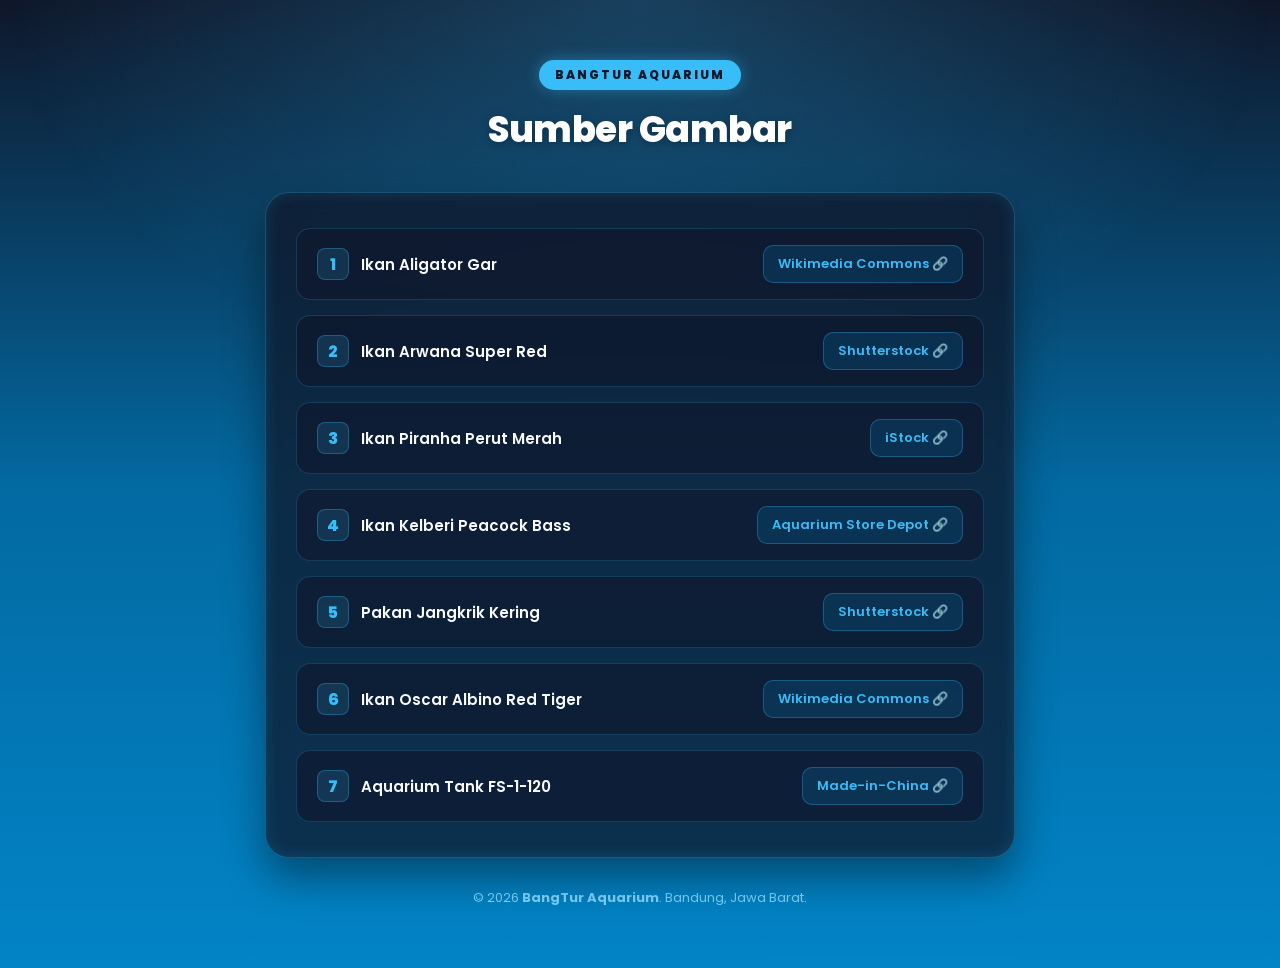
<file: Sumber.html>
<!DOCTYPE html>
<html lang="id">
<head>
    <meta charset="UTF-8">
    <meta name="viewport" content="width=device-width, initial-scale=1.0">
    <title>Sumber Gambar - BangTur Aquarium</title>
    <link href="https://fonts.googleapis.com/css2?family=Poppins:wght@400;500;600;700;800&display=swap" rel="stylesheet">
    
    <style>
        * {
            box-sizing: border-box;
            margin: 0;
            padding: 0;
        }

        body {
            /* Background Tema Biru Kedalaman Air / Ocean Deep */
            background: linear-gradient(180deg, #0f172a 0%, #0369a1 50%, #0284c7 100%);
            font-family: 'Poppins', sans-serif;
            padding: 60px 20px;
            color: #f8fafc;
            min-height: 100vh;
            position: relative;
            overflow-x: hidden;
        }

        /* -------------------------------------------------------------
           Efek Hiasan Bawah Air & Gelembung
        ------------------------------------------------------------- */
        .sunbeam {
            position: fixed;
            top: 0;
            left: 50%;
            transform: translateX(-50%);
            width: 100%;
            height: 400px;
            background: radial-gradient(ellipse at top, rgba(56, 189, 248, 0.25) 0%, rgba(15, 23, 42, 0) 70%);
            pointer-events: none;
            z-index: 0;
        }

        .bubbles {
            position: fixed;
            top: 0;
            left: 0;
            width: 100%;
            height: 100%;
            pointer-events: none;
            z-index: 0;
            overflow: hidden;
        }

        .bubble {
            position: absolute;
            bottom: -50px;
            background: rgba(255, 255, 255, 0.15);
            border: 1px solid rgba(255, 255, 255, 0.3);
            border-radius: 50%;
            box-shadow: inset 0 0 8px rgba(255, 255, 255, 0.5), 0 0 10px rgba(56, 189, 248, 0.3);
            animation: rise 10s infinite ease-in;
        }

        .bubble:nth-child(1) { width: 40px; height: 40px; left: 10%; animation-duration: 8s; animation-delay: 0s; }
        .bubble:nth-child(2) { width: 20px; height: 20px; left: 25%; animation-duration: 12s; animation-delay: 2s; }
        .bubble:nth-child(3) { width: 50px; height: 50px; left: 60%; animation-duration: 10s; animation-delay: 1s; }
        .bubble:nth-child(4) { width: 15px; height: 15px; left: 75%; animation-duration: 7s; animation-delay: 3s; }
        .bubble:nth-child(5) { width: 30px; height: 30px; left: 90%; animation-duration: 11s; animation-delay: 1.5s; }

        @keyframes rise {
            0% { transform: translateY(0) scale(0.8); opacity: 0; }
            20% { opacity: 0.8; }
            100% { transform: translateY(-120vh) scale(1.2); opacity: 0; }
        }

        /* -------------------------------------------------------------
           Container & Header
        ------------------------------------------------------------- */
        .container {
            max-width: 750px;
            margin: auto;
            position: relative;
            z-index: 1;
        }

        .header-container {
            text-align: center;
            margin-bottom: 35px;
        }

        .tag-headline {
            display: inline-block;
            background-color: #38bdf8;
            color: #0f172a;
            font-size: 12px;
            font-weight: 800;
            letter-spacing: 2px;
            text-transform: uppercase;
            padding: 6px 16px;
            border-radius: 30px;
            margin-bottom: 12px;
            box-shadow: 0 0 15px rgba(56, 189, 248, 0.4);
        }

        .judul-halaman {
            color: #ffffff;
            font-size: 36px;
            font-weight: 800;
            letter-spacing: -0.5px;
            text-shadow: 0 2px 10px rgba(0, 0, 0, 0.3);
        }

        /* -------------------------------------------------------------
           Kartu Sumber (Glassmorphism)
        ------------------------------------------------------------- */
        .kotak-sumber {
            background: rgba(15, 23, 42, 0.75);
            backdrop-filter: blur(16px);
            -webkit-backdrop-filter: blur(16px);
            border-radius: 24px;
            padding: 35px 30px;
            box-shadow: 0 20px 40px rgba(0, 0, 0, 0.4), inset 0 0 15px rgba(56, 189, 248, 0.15);
            border: 1.5px solid rgba(56, 189, 248, 0.3);
            display: flex;
            flex-direction: column;
            gap: 15px;
        }

        /* List Sumber Gambar */
        .sumber-item {
            background: rgba(15, 23, 42, 0.6);
            border: 1px solid rgba(56, 189, 248, 0.2);
            padding: 16px 20px;
            border-radius: 14px;
            display: flex;
            align-items: center;
            justify-content: space-between;
            gap: 15px;
            transition: all 0.3s ease;
        }

        .sumber-item:hover {
            border-color: #38bdf8;
            transform: translateX(5px);
            background: rgba(15, 23, 42, 0.85);
            box-shadow: 0 5px 15px rgba(56, 189, 248, 0.2);
        }

        .sumber-info {
            display: flex;
            align-items: center;
            gap: 12px;
        }

        .sumber-num {
            color: #38bdf8;
            font-weight: 800;
            font-size: 16px;
            background: rgba(56, 189, 248, 0.15);
            width: 32px;
            height: 32px;
            display: flex;
            align-items: center;
            justify-content: center;
            border-radius: 8px;
            border: 1px solid rgba(56, 189, 248, 0.3);
            flex-shrink: 0;
        }

        .sumber-title {
            color: #f8fafc;
            font-size: 15px;
            font-weight: 600;
        }

        .sumber-link {
            color: #38bdf8;
            background: rgba(2, 132, 199, 0.2);
            border: 1px solid rgba(56, 189, 248, 0.3);
            padding: 8px 14px;
            border-radius: 10px;
            font-size: 13px;
            font-weight: 600;
            text-decoration: none;
            transition: all 0.25s ease;
            white-space: nowrap;
        }

        .sumber-link:hover {
            background: linear-gradient(135deg, #38bdf8, #14b8a6);
            color: #0f172a;
            box-shadow: 0 4px 12px rgba(56, 189, 248, 0.4);
        }

        .footer-copyright {
            margin-top: 30px;
            color: #7dd3fc;
            font-size: 13px;
            text-align: center;
        }

        @media (max-width: 550px) {
            .sumber-item {
                flex-direction: column;
                align-items: flex-start;
            }
            .sumber-link {
                width: 100%;
                text-align: center;
            }
        }
    </style>
</head>
<body>

<div class="sunbeam"></div>

<div class="bubbles">
    <div class="bubble"></div>
    <div class="bubble"></div>
    <div class="bubble"></div>
    <div class="bubble"></div>
    <div class="bubble"></div>
</div>

<div class="container">

    <div class="header-container">
        <span class="tag-headline">BangTur Aquarium</span>
        <h1 class="judul-halaman">Sumber Gambar</h1>
    </div>

    <div class="kotak-sumber">

        <!-- Sumber 1 -->
        <div class="sumber-item">
            <div class="sumber-info">
                <span class="sumber-num">1</span>
                <span class="sumber-title">Ikan Aligator Gar</span>
            </div>
            <a href="https://commons.wikimedia.org/wiki/File:Alligator_gar_(Atractosteus_spatula)_I.jpg" target="_blank" class="sumber-link">Wikimedia Commons 🔗</a>
        </div>

        <!-- Sumber 2 -->
        <div class="sumber-item">
            <div class="sumber-info">
                <span class="sumber-num">2</span>
                <span class="sumber-title">Ikan Arwana Super Red</span>
            </div>
            <a href="https://www.shutterstock.com/" target="_blank" class="sumber-link">Shutterstock 🔗</a>
        </div>

        <!-- Sumber 3 -->
        <div class="sumber-item">
            <div class="sumber-info">
                <span class="sumber-num">3</span>
                <span class="sumber-title">Ikan Piranha Perut Merah</span>
            </div>
            <a href="https://www.istockphoto.com/" target="_blank" class="sumber-link">iStock 🔗</a>
        </div>

        <!-- Sumber 4 -->
        <div class="sumber-item">
            <div class="sumber-info">
                <span class="sumber-num">4</span>
                <span class="sumber-title">Ikan Kelberi Peacock Bass</span>
            </div>
            <a href="https://aquariumstoredepot.com/" target="_blank" class="sumber-link">Aquarium Store Depot 🔗</a>
        </div>

        <!-- Sumber 5 -->
        <div class="sumber-item">
            <div class="sumber-info">
                <span class="sumber-num">5</span>
                <span class="sumber-title">Pakan Jangkrik Kering</span>
            </div>
            <a href="https://www.shutterstock.com/" target="_blank" class="sumber-link">Shutterstock 🔗</a>
        </div>

        <!-- Sumber 6 -->
        <div class="sumber-item">
            <div class="sumber-info">
                <span class="sumber-num">6</span>
                <span class="sumber-title">Ikan Oscar Albino Red Tiger</span>
            </div>
            <a href="https://commons.wikimedia.org/" target="_blank" class="sumber-link">Wikimedia Commons 🔗</a>
        </div>

        <!-- Sumber 7 -->
        <div class="sumber-item">
            <div class="sumber-info">
                <span class="sumber-num">7</span>
                <span class="sumber-title">Aquarium Tank FS-1-120</span>
            </div>
            <a href="https://www.made-in-china.com/" target="_blank" class="sumber-link">Made-in-China 🔗</a>
        </div>

    </div>

    <div class="footer-copyright">
        &copy; 2026 <strong>BangTur Aquarium</strong>. Bandung, Jawa Barat.
    </div>

</div>

</body>
</html>
</file>
<file: style.css>
/* =========================================================
   STYLE: MONTEREY BAY AQUARIUM - DINAMIS & ELEGAN
   ========================================================= */

:root {
    --mba-dark: #030712;
    --mba-navy: #0b1d3a;
    --mba-teal: #00a8b5;
    --mba-teal-bright: #38bdf8;
    --mba-bg: #0f172a;
    --mba-card: rgba(15, 23, 42, 0.85);
    --mba-text: #f8fafc;
    --mba-muted: #94a3b8;
}

* {
    margin: 0;
    padding: 0;
    box-sizing: border-box;
}

body {
    font-family: 'Segoe UI', system-ui, -apple-system, sans-serif;
    background-color: #0b1329;
    color: var(--mba-text);
    line-height: 1.6;
    display: flex;
    flex-direction: column;
    min-height: 100vh;
    overflow-x: hidden;
}

/* =========================================================
   HEADER DENGAN ANIMASI BUBBLE & WAVE
   ========================================================= */
header {
    background: linear-gradient(180deg, #020617 0%, #0b1d3a 70%, #0284c7 100%);
    color: white;
    padding: 60px 20px 80px 20px;
    text-align: center;
    position: relative;
    overflow: hidden;
}

/* Animasi Gelembung Air di Header */
.bubble-container {
    position: absolute;
    top: 0; left: 0; width: 100%; height: 100%;
    pointer-events: none;
    z-index: 1;
}

.bubble {
    position: absolute;
    bottom: -30px;
    background: rgba(255, 255, 255, 0.12);
    border: 1px solid rgba(255, 255, 255, 0.25);
    border-radius: 50%;
    animation: rise 10s infinite ease-in;
}

.bubble:nth-child(1) { left: 10%; width: 25px; height: 25px; animation-duration: 8s; }
.bubble:nth-child(2) { left: 30%; width: 15px; height: 15px; animation-duration: 12s; animation-delay: 2s; }
.bubble:nth-child(3) { left: 50%; width: 35px; height: 35px; animation-duration: 10s; animation-delay: 1s; }
.bubble:nth-child(4) { left: 75%; width: 20px; height: 20px; animation-duration: 9s; animation-delay: 3s; }
.bubble:nth-child(5) { left: 90%; width: 30px; height: 30px; animation-duration: 11s; animation-delay: 1.5s; }

@keyframes rise {
    0% { transform: translateY(0) scale(0.8); opacity: 0; }
    30% { opacity: 0.8; }
    100% { transform: translateY(-120vh) scale(1.2); opacity: 0; }
}

.header-content {
    position: relative;
    z-index: 2;
    max-width: 850px;
    margin: 0 auto;
}

.header-badge {
    display: inline-block;
    background: linear-gradient(135deg, var(--mba-teal), #0284c7);
    color: #ffffff;
    font-size: 12px;
    font-weight: 800;
    letter-spacing: 2px;
    text-transform: uppercase;
    padding: 6px 18px;
    border-radius: 30px;
    margin-bottom: 16px;
    box-shadow: 0 0 15px rgba(0, 168, 181, 0.5);
}

header h1 {
    font-size: 3rem;
    font-weight: 900;
    letter-spacing: -0.5px;
    margin-bottom: 12px;
    text-shadow: 0 4px 15px rgba(0,0,0,0.5);
    background: linear-gradient(to right, #ffffff, #7dd3fc);
    -webkit-background-clip: text;
    -webkit-text-fill-color: transparent;
}

header p {
    font-size: 1.15rem;
    color: #e2e8f0;
    font-weight: 300;
}

/* Gelombang Bawah Header */
.wave-divider {
    position: absolute;
    bottom: 0; left: 0; width: 100%;
    overflow: hidden;
    line-height: 0;
    z-index: 2;
}

.wave-divider svg {
    position: relative;
    display: block;
    width: calc(100% + 1.3px);
    height: 40px;
}

/* =========================================================
   NAVIGASI (MELAYANG & GLOWING)
   ========================================================= */
nav {
    background-color: rgba(3, 7, 18, 0.95);
    backdrop-filter: blur(10px);
    text-align: center;
    padding: 14px 20px;
    position: sticky;
    top: 0;
    z-index: 1000;
    box-shadow: 0 4px 20px rgba(0, 0, 0, 0.5);
    border-bottom: 2px solid rgba(0, 168, 181, 0.4);
}

nav a {
    display: inline-block;
    color: #cbd5e1;
    text-decoration: none;
    padding: 8px 22px;
    margin: 2px 5px;
    font-weight: 700;
    font-size: 0.95rem;
    border-radius: 20px;
    transition: all 0.3s ease;
}

nav a:hover,
nav a.active {
    color: white;
    background: linear-gradient(135deg, var(--mba-teal), #0284c7);
    transform: translateY(-2px);
    box-shadow: 0 0 15px rgba(56, 189, 248, 0.5);
}

/* =========================================================
   BANNER TEKS BERJALAN & HIASAN DINAMIS (TICKER & GLOW LINE)
   ========================================================= */
.ocean-ticker-bar {
    background: linear-gradient(90deg, #0284c7, #00a8b5, #0284c7);
    color: #ffffff;
    padding: 10px 0;
    font-size: 0.92rem;
    font-weight: 600;
    overflow: hidden;
    white-space: nowrap;
    box-shadow: inset 0 2px 5px rgba(0,0,0,0.2);
    border-bottom: 1px solid rgba(255,255,255,0.2);
}

.ticker-content {
    display: inline-block;
    animation: marquee 25s linear infinite;
}

.ticker-content span {
    margin: 0 35px;
    display: inline-flex;
    align-items: center;
    gap: 8px;
    text-shadow: 0 1px 3px rgba(0,0,0,0.3);
}

@keyframes marquee {
    0% { transform: translateX(0%); }
    100% { transform: translateX(-50%); }
}

/* Efek Garis Cahaya Biota Laut (Glow Divider) */
.ocean-glow-line {
    width: 80%;
    height: 3px;
    background: linear-gradient(90deg, transparent, var(--mba-teal-bright), transparent);
    margin: 30px auto 10px auto;
    box-shadow: 0 0 15px var(--mba-teal-bright);
    border-radius: 50%;
}

/* =========================================================
   AREA KONTEN UTAMA & IFRAME
   ========================================================= */
main {
    width: 95%;
    max-width: 1350px;
    margin: 10px auto 40px auto;
    background: rgba(15, 23, 42, 0.7);
    backdrop-filter: blur(16px);
    padding: 25px;
    border-radius: 24px;
    box-shadow: 0 20px 50px rgba(0, 0, 0, 0.5), inset 0 0 15px rgba(56, 189, 248, 0.15);
    border: 1.5px solid rgba(56, 189, 248, 0.3);
    flex: 1;
}

.iframe-title-bar {
    display: flex;
    justify-content: space-between;
    align-items: center;
    margin-bottom: 20px;
    padding-bottom: 15px;
    border-bottom: 1px solid rgba(255, 255, 255, 0.1);
}

.iframe-title-bar h2 {
    color: #ffffff;
    font-size: 1.6rem;
    font-weight: 800;
    display: flex;
    align-items: center;
    gap: 10px;
}

.live-indicator {
    display: inline-block;
    width: 10px;
    height: 10px;
    background-color: #22c55e;
    border-radius: 50%;
    box-shadow: 0 0 10px #22c55e;
}

/* BINGKAI IFRAME DENGAN GLOW */
iframe {
    width: 100%;
    height: 720px;
    border: none;
    border-radius: 16px;
    background-color: #ffffff;
    box-shadow: 0 10px 30px rgba(0, 0, 0, 0.4);
}

/* FOOTER */
footer {
    background-color: #020617;
    color: #94a3b8;
    text-align: center;
    padding: 30px 20px;
    margin-top: auto;
    font-size: 0.9rem;
    border-top: 1px solid rgba(255, 255, 255, 0.1);
}

footer strong {
    color: var(--mba-teal-bright);
}

@media screen and (max-width: 768px) {
    header h1 { font-size: 2.2rem; }
    nav a { padding: 6px 12px; font-size: 0.85rem; }
    iframe { height: 500px; }
}
</file>
